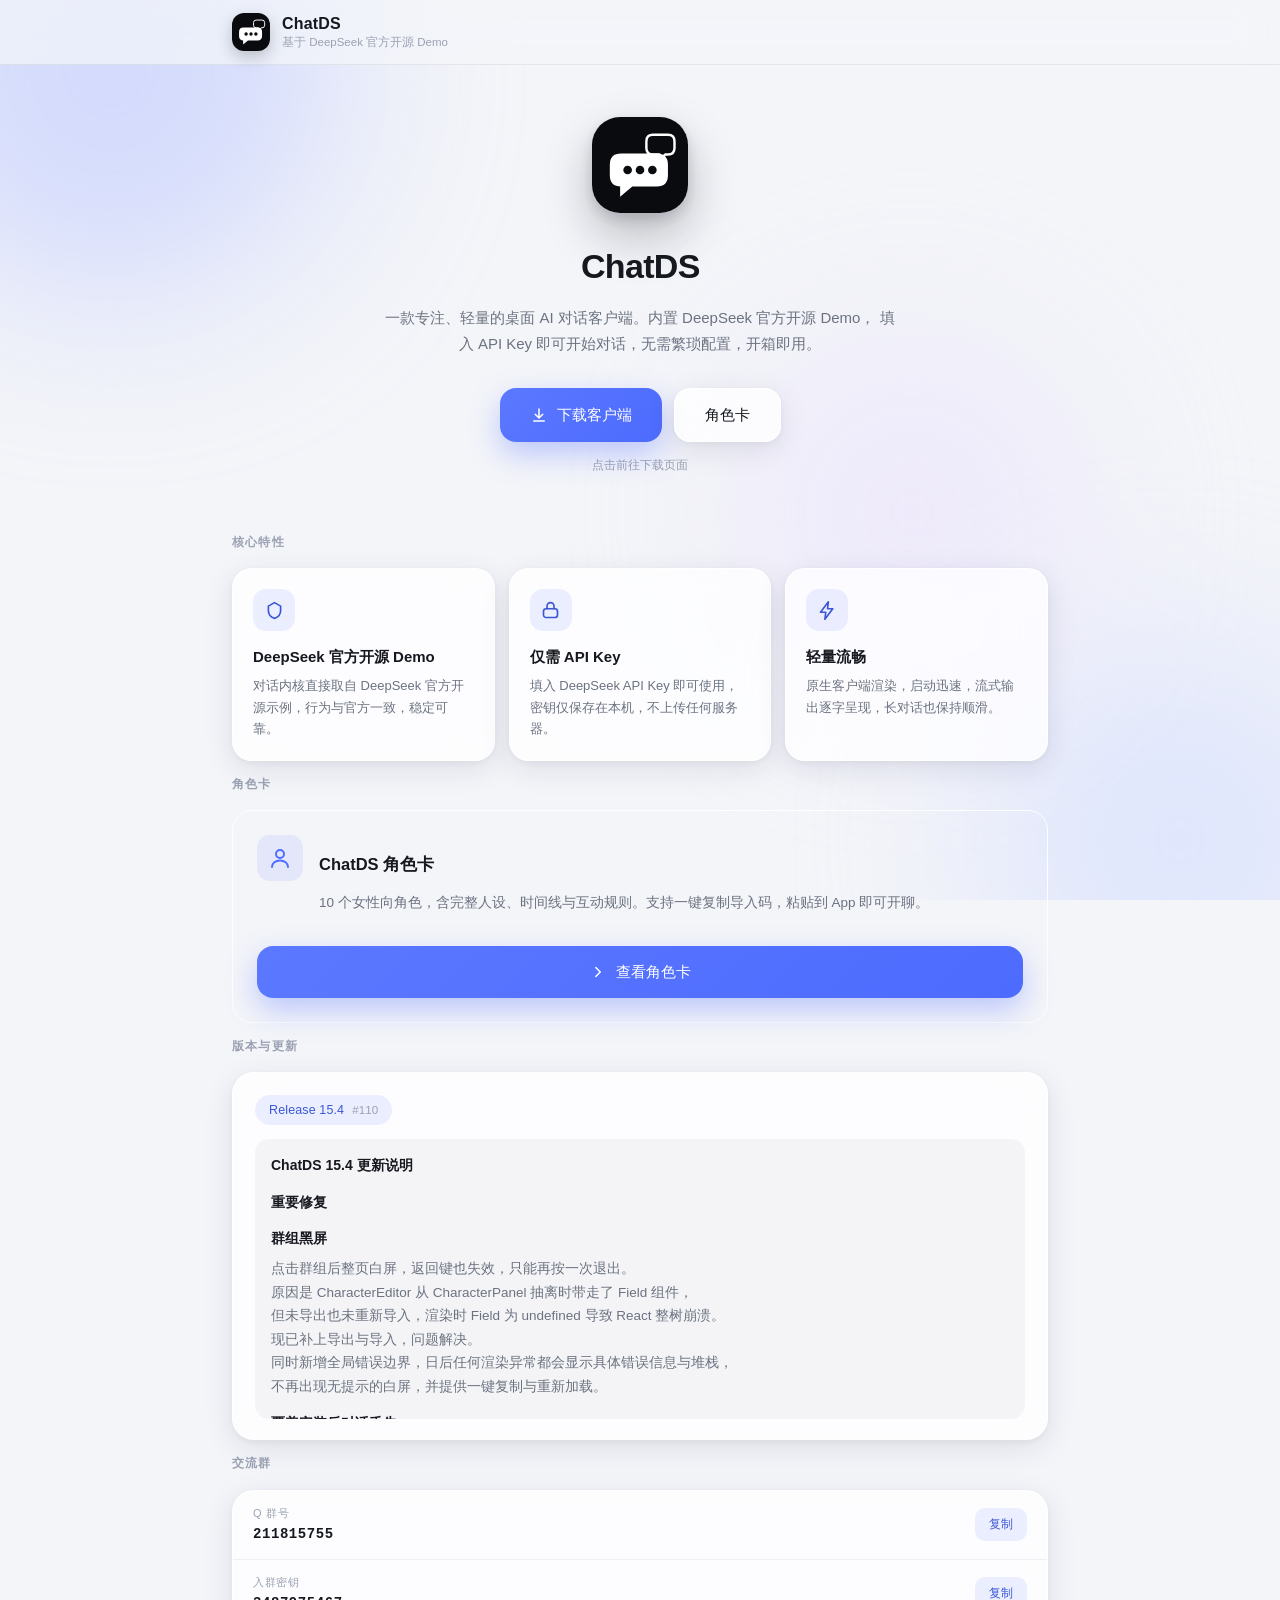
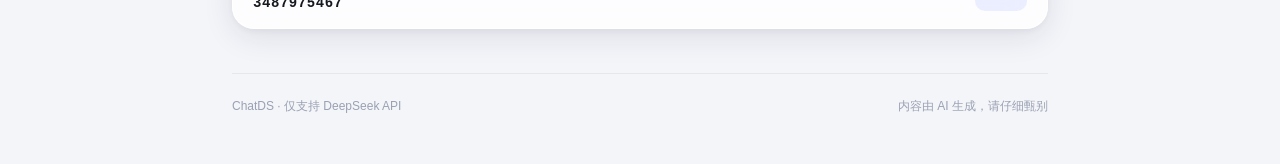
<file: index.html>
<!DOCTYPE html>
<html lang="zh-CN">
<head>
<meta charset="utf-8">
<meta name="viewport" content="width=device-width,initial-scale=1,viewport-fit=cover,maximum-scale=1">
<meta name="theme-color" content="#F4F5F9" media="(prefers-color-scheme: light)">
<meta name="theme-color" content="#0C0E13" media="(prefers-color-scheme: dark)">
<title>ChatDS · 智能对话客户端</title>
<link rel="icon" href="data:image/svg+xml,%3Csvg xmlns='http://www.w3.org/2000/svg' viewBox='0 0 1024 1024'%3E%3Crect width='1024' height='1024' rx='220' fill='%23000'/%3E%3Cpath d='M310 390H690Q810 390 810 510V620Q810 740 690 740H430L300 850V740H310Q190 740 190 620V510Q190 390 310 390Z' fill='%23fff'/%3E%3C/svg%3E">
<style>
*,*::before,*::after{box-sizing:border-box;}

/* ================= 变量：浅色（默认） ================= */
:root{
  --primary:#4D6BFE;
  --primary-2:#5B78FF;
  --primary-600:#3B57D6;

  --bg:#F4F5F9;
  --nav-bg:rgba(244,245,249,.72);

  --text:#16181F;
  --text-2:#6B7280;
  --text-3:#9AA1B2;

  --line:rgba(17,24,39,.07);
  --border-card:rgba(255,255,255,.9);
  --border-soft:rgba(17,24,39,.06);
  --border-row:rgba(17,24,39,.055);

  --surface:rgba(255,255,255,.78);
  --surface-solid:#ffffff;
  --surface-sunken:rgba(17,24,39,.035);

  --tint:rgba(77,107,254,.1);
  --tint-strong:rgba(77,107,254,.18);
  --quote-bg:rgba(77,107,254,.07);
  --quote-text:#4A5060;
  --code-bg:rgba(77,107,254,.09);
  --code-text:var(--primary-600);

  --shadow-md:0 8px 30px rgba(23,32,68,.10),0 2px 8px rgba(16,24,40,.05);
  --shadow-lg:0 20px 60px rgba(23,32,68,.16),0 4px 14px rgba(16,24,40,.06);

  --ease:cubic-bezier(.32,.72,0,1);
  --mono:ui-monospace,SFMono-Regular,"SF Mono",Menlo,Consolas,monospace;
}

/* ================= 变量：深色 ================= */
@media (prefers-color-scheme: dark){
  :root{
    --primary:#7A90FF;
    --primary-2:#8CA1FF;
    --primary-600:#A6B6FF;

    --bg:#0C0E13;
    --nav-bg:rgba(12,14,19,.72);

    --text:#E9EBF2;
    --text-2:#9BA3B5;
    --text-3:#6B7385;

    --line:rgba(255,255,255,.08);
    --border-card:rgba(255,255,255,.07);
    --border-soft:rgba(255,255,255,.07);
    --border-row:rgba(255,255,255,.06);

    --surface:rgba(27,31,41,.66);
    --surface-solid:#1B1F29;
    --surface-sunken:rgba(255,255,255,.04);

    --tint:rgba(122,144,255,.14);
    --tint-strong:rgba(122,144,255,.24);
    --quote-bg:rgba(122,144,255,.1);
    --quote-text:#C3CADB;
    --code-bg:rgba(122,144,255,.14);
    --code-text:#B6C3FF;

    --shadow-md:0 8px 30px rgba(0,0,0,.4),0 2px 8px rgba(0,0,0,.24);
    --shadow-lg:0 20px 60px rgba(0,0,0,.55),0 4px 14px rgba(0,0,0,.3);
  }
}

/* ================= 基础 ================= */
html{height:100%;}
body{
  margin:0;
  min-height:100%;
  font-family:-apple-system,BlinkMacSystemFont,"Segoe UI","PingFang SC","Hiragino Sans GB","Microsoft YaHei","Helvetica Neue",Arial,sans-serif;
  color:var(--text);
  background:var(--bg);
  -webkit-font-smoothing:antialiased;
  -moz-osx-font-smoothing:grayscale;
  -webkit-tap-highlight-color:transparent;
  line-height:1.6;
  transition:background-color .35s var(--ease),color .35s var(--ease);
}
button{font:inherit;color:inherit;background:none;border:none;padding:0;cursor:pointer;}
a{color:var(--primary);text-decoration:none;}
::-webkit-scrollbar{width:8px;height:8px;}
::-webkit-scrollbar-track{background:transparent;}
::-webkit-scrollbar-thumb{background:rgba(120,128,150,.28);border-radius:8px;}
::-webkit-scrollbar-thumb:hover{background:rgba(120,128,150,.45);}

/* ================= 环境光 ================= */
.ambient{position:fixed;inset:0;z-index:0;overflow:hidden;pointer-events:none;}
.ambient span{position:absolute;display:block;border-radius:50%;filter:blur(90px);transition:background .5s var(--ease);}
.ambient span:nth-child(1){width:460px;height:460px;background:#B9C6FF;top:-160px;left:-120px;opacity:.55;}
.ambient span:nth-child(2){width:400px;height:400px;background:#CFDAFF;bottom:-140px;right:-100px;opacity:.55;}
.ambient span:nth-child(3){width:340px;height:340px;background:#E4DAFF;top:38%;left:58%;opacity:.42;}

@media (prefers-color-scheme: dark){
  .ambient span:nth-child(1){background:#1B2A5E;opacity:.5;}
  .ambient span:nth-child(2){background:#16204A;opacity:.45;}
  .ambient span:nth-child(3){background:#2A1E4E;opacity:.35;}
}

/* ================= 顶栏：全宽铺满 ================= */
.nav{
  position:sticky;
  top:0;
  z-index:20;
  width:100%;
  padding-top:env(safe-area-inset-top,0px);
  background:var(--nav-bg);
  -webkit-backdrop-filter:blur(22px) saturate(180%);
  backdrop-filter:blur(22px) saturate(180%);
  border-bottom:1px solid var(--line);
  transition:background .35s var(--ease),border-color .35s var(--ease);
}
.nav-inner{
  max-width:860px;
  margin:0 auto;
  padding:13px 22px;
  display:flex;
  align-items:center;
  gap:12px;
}
.nav-logo{
  width:38px;height:38px;border-radius:12px;overflow:hidden;flex:0 0 38px;
  box-shadow:0 6px 16px rgba(10,12,20,.22);
}
.nav-logo svg{width:100%;height:100%;display:block;}
.nav-name{font-size:16px;font-weight:650;letter-spacing:.01em;line-height:1.3;}
.nav-sub{font-size:11.5px;color:var(--text-3);margin-top:1px;line-height:1.3;}

/* ================= 容器 ================= */
.wrap{
  position:relative;
  z-index:1;
  max-width:860px;
  margin:0 auto;
  padding:0 22px calc(48px + env(safe-area-inset-bottom,0px));
}

/* ================= Hero ================= */
.hero{
  display:flex;flex-direction:column;align-items:center;text-align:center;
  padding:52px 0 44px;
}
.hero-logo{
  width:96px;height:96px;border-radius:28px;overflow:hidden;
  box-shadow:0 22px 48px rgba(14,18,32,.26),0 6px 14px rgba(14,18,32,.14);
  margin-bottom:26px;
  animation:heroIn .7s var(--ease) both;
}
.hero-logo svg{width:100%;height:100%;display:block;}
@keyframes heroIn{from{opacity:0;transform:translateY(16px) scale(.94);}to{opacity:1;transform:none;}}
.hero-title{
  font-size:34px;font-weight:700;letter-spacing:-.02em;margin:0 0 12px;
  animation:heroIn .7s .05s var(--ease) both;
}
.hero-desc{
  font-size:15px;color:var(--text-2);line-height:1.75;max-width:520px;margin:0 0 30px;
  animation:heroIn .7s .1s var(--ease) both;
}
.hero-actions{
  display:flex;gap:12px;flex-wrap:wrap;justify-content:center;
  animation:heroIn .7s .15s var(--ease) both;
}

/* ================= 按钮 ================= */
.btn{
  display:inline-flex;align-items:center;justify-content:center;gap:9px;
  border-radius:16px;padding:14px 30px;font-size:15px;font-weight:500;
  transition:transform .2s var(--ease),box-shadow .2s,background .2s,color .2s;
}
.btn:active{transform:scale(.97);}
.btn.primary{
  color:#fff;
  background:linear-gradient(135deg,var(--primary-2),var(--primary));
  box-shadow:0 12px 30px rgba(77,107,254,.34);
}
.btn.primary:hover{box-shadow:0 16px 38px rgba(77,107,254,.44);transform:translateY(-1px);}
.btn.ghost{
  color:var(--text);
  background:var(--surface);
  border:1px solid var(--border-card);
  box-shadow:var(--shadow-md);
  -webkit-backdrop-filter:blur(14px);backdrop-filter:blur(14px);
}
.btn.ghost:hover{color:var(--primary);box-shadow:var(--shadow-lg);}
.btn.ghost:active{transform:scale(.97);}
.btn svg{width:18px;height:18px;}
.btn.disabled{
  background:var(--surface-sunken);
  color:var(--text-3);
  box-shadow:none;
  border:1px solid transparent;
  pointer-events:none;
}
.dl-note{
  font-size:12px;color:var(--text-3);margin-top:14px;text-align:center;min-height:18px;
  transition:color .3s var(--ease);
}

/* ================= 区块 ================= */
.section{margin-top:14px;}
.section-label{
  font-size:12px;font-weight:600;color:var(--text-3);
  letter-spacing:.1em;text-transform:uppercase;margin:0 0 16px;
}

/* ================= 特性 ================= */
.features{
  display:grid;grid-template-columns:repeat(auto-fit,minmax(220px,1fr));gap:14px;
}
.feature{
  background:var(--surface);
  -webkit-backdrop-filter:blur(20px) saturate(180%);
  backdrop-filter:blur(20px) saturate(180%);
  border:1px solid var(--border-card);
  border-radius:20px;
  padding:20px;
  box-shadow:var(--shadow-md);
  transition:transform .22s var(--ease),box-shadow .22s,background .35s var(--ease),border-color .35s var(--ease);
}
.feature:hover{transform:translateY(-2px);box-shadow:var(--shadow-lg);}
.feature-icon{
  width:42px;height:42px;border-radius:13px;
  display:grid;place-items:center;
  background:var(--tint);
  color:var(--primary-600);
  margin-bottom:14px;
  transition:background .35s var(--ease),color .35s var(--ease);
}
.feature-icon svg{width:21px;height:21px;}
.feature h3{font-size:15px;font-weight:600;margin:0 0 6px;}
.feature p{font-size:13px;color:var(--text-2);line-height:1.65;margin:0;}

/* ================= 版本卡片 ================= */
.ver-card{
  background:var(--surface);
  -webkit-backdrop-filter:blur(20px) saturate(180%);
  backdrop-filter:blur(20px) saturate(180%);
  border:1px solid var(--border-card);
  border-radius:22px;
  padding:22px 22px 20px;
  box-shadow:var(--shadow-md);
  transition:background .35s var(--ease),border-color .35s var(--ease);
}
.ver-head{
  display:flex;align-items:center;justify-content:space-between;
  gap:12px;margin-bottom:14px;flex-wrap:wrap;
}
.ver-badge{
  display:inline-flex;align-items:center;gap:8px;
  font-size:12.5px;color:var(--primary-600);
  background:var(--tint);
  padding:5px 14px;border-radius:999px;
  font-weight:500;letter-spacing:.01em;
  transition:background .35s var(--ease),color .35s var(--ease);
}
.ver-code{color:var(--text-3);font-weight:400;font-size:11.5px;}
.ver-log{
  background:var(--surface-sunken);
  border-radius:14px;
  padding:14px 16px;
  font-size:13.5px;line-height:1.75;
  color:var(--text-2);
  max-height:280px;overflow-y:auto;
  transition:background .35s var(--ease),color .35s var(--ease);
}
.ver-log .md{font-size:13.5px;line-height:1.75;}
.ver-log .md p{margin:0 0 10px;}
.ver-log .md p:last-child{margin-bottom:0;}
.ver-log .md .md-h{font-size:14px;font-weight:600;color:var(--text);margin:12px 0 6px;}
.ver-log .md .md-h:first-child{margin-top:0;}
.ver-log .md ul,.ver-log .md ol{margin:6px 0 10px;padding-left:22px;}
.ver-log .md li{margin:3px 0;}
.ver-log .md blockquote{
  margin:0 0 10px;padding:9px 13px;font-size:13px;
  background:var(--quote-bg);
  border-left:3px solid var(--primary);
  border-radius:0 10px 10px 0;
  color:var(--quote-text);
}
.ver-log .md blockquote:last-child{margin-bottom:0;}
.ver-log .md blockquote p:last-child{margin-bottom:0;}
.ver-log .md code{
  font-family:var(--mono);font-size:.88em;
  background:var(--code-bg);color:var(--code-text);
  padding:2px 6px;border-radius:6px;
}
.ver-log .md a{color:var(--primary);}
.ver-log .md hr{border:none;border-top:1px solid var(--line);margin:14px 0;}
.log-empty{
  color:var(--text-3);font-size:13px;text-align:center;
  padding:18px 0;line-height:1.6;
}

/* ================= 群信息 ================= */
.group-card{
  background:var(--surface);
  -webkit-backdrop-filter:blur(20px) saturate(180%);
  backdrop-filter:blur(20px) saturate(180%);
  border:1px solid var(--border-card);
  border-radius:22px;
  box-shadow:var(--shadow-md);
  overflow:hidden;
  transition:background .35s var(--ease),border-color .35s var(--ease);
}
.group-row{
  display:flex;align-items:center;gap:12px;
  padding:14px 20px;
  transition:border-color .35s var(--ease);
}
.group-row + .group-row{border-top:1px solid var(--border-row);}
.group-left{flex:1;min-width:0;}
.group-label{
  font-size:11px;font-weight:500;color:var(--text-3);
  letter-spacing:.06em;text-transform:uppercase;margin-bottom:3px;
}
.group-value{
  font-size:15px;font-weight:550;color:var(--text);
  letter-spacing:.03em;word-break:break-all;line-height:1.4;
}
.group-value.mono{font-family:var(--mono);font-size:14px;letter-spacing:.04em;}
.group-empty{
  color:var(--text-3);font-size:13.5px;font-weight:400;letter-spacing:0;
}
.copy-btn{
  flex:0 0 auto;
  font-size:12px;font-weight:500;color:var(--primary-600);
  background:var(--tint);
  padding:7px 14px;border-radius:10px;
  transition:background .18s,color .18s,transform .16s var(--ease);
}
.copy-btn:hover{background:var(--tint-strong);}
.copy-btn:active{transform:scale(.94);}
.copy-btn.done{background:rgba(16,185,129,.16);color:#0E9F6E;}

/* ================= 页脚 ================= */
.foot{
  margin-top:44px;padding-top:22px;
  border-top:1px solid var(--border-soft);
  font-size:12px;color:var(--text-3);
  display:flex;justify-content:space-between;gap:12px;flex-wrap:wrap;
  line-height:1.7;
  transition:border-color .35s var(--ease),color .35s var(--ease);
}

/* ================= Snackbar ================= */
#snackbar{
  position:fixed;left:50%;bottom:calc(30px + env(safe-area-inset-bottom,0px));
  transform:translate(-50%,16px);
  background:rgba(22,24,32,.93);
  color:#fff;font-size:13.5px;line-height:1.5;
  padding:11px 20px;border-radius:14px;
  -webkit-backdrop-filter:blur(14px);backdrop-filter:blur(14px);
  box-shadow:0 12px 34px rgba(10,14,24,.28);
  opacity:0;pointer-events:none;
  transition:opacity .26s var(--ease),transform .26s var(--ease);
  z-index:200;max-width:82vw;text-align:center;
}
#snackbar.show{opacity:1;transform:translate(-50%,0);}

/* ================= 响应式 ================= */
@media (max-width:640px){
  .nav-inner{padding:12px 16px;}
  .wrap{padding:0 16px calc(36px + env(safe-area-inset-bottom,0px));}
  .hero{padding:36px 0 32px;}
  .hero-title{font-size:27px;}
  .hero-logo{width:80px;height:80px;border-radius:24px;}
  .hero-desc{font-size:14px;}
  .hero-actions{width:100%;}
  .btn{padding:12px 22px;font-size:14px;}
  .btn.ghost{width:100%;}
  .btn.primary{width:100%;}
  .ver-card{padding:18px 16px;}
  .group-row{padding:13px 16px;}
}
@media (prefers-reduced-motion:reduce){
  *{animation-duration:.01ms !important;transition-duration:.01ms !important;}
}

/* ================= 角色卡 ================= */
.char-card{
  padding:24px;
  border-radius:20px;
  background:var(--card);
  border:1px solid var(--border-card);
  display:flex;
  flex-direction:column;
  gap:18px;
}
.char-head{display:flex;gap:16px;align-items:flex-start}
.char-icon{
  flex:none;width:46px;height:46px;border-radius:13px;
  display:flex;align-items:center;justify-content:center;
  background:rgba(77,107,254,.1);color:var(--primary);
}
.char-icon svg{width:24px;height:24px}
.char-title{font-size:16.5px;font-weight:700;margin-bottom:6px}
.char-desc{font-size:13.5px;line-height:1.75;color:var(--text-2)}
.char-btn{width:100%;justify-content:center}
@media(max-width:560px){
  .char-card{padding:20px}
  .char-head{gap:12px}
  .char-icon{width:40px;height:40px;border-radius:11px}
  .char-icon svg{width:20px;height:20px}
}
</style>
</head>
<body>

<div class="ambient"><span></span><span></span><span></span></div>

<!-- 顶栏：全宽毛玻璃 -->
<header class="nav">
  <div class="nav-inner">
    <div class="nav-logo">
      <svg viewBox="0 0 1024 1024" aria-hidden="true">
        <rect width="1024" height="1024" rx="220" fill="#0A0B0F"/>
        <path d="M650 190H810Q880 190 880 260V330Q880 400 810 400H780L720 460V400H650Q580 400 580 330V260Q580 190 650 190Z"
              fill="none" stroke="#fff" stroke-width="26" stroke-linejoin="round"/>
        <path d="M310 390H690Q810 390 810 510V620Q810 740 690 740H430L300 850V740H310Q190 740 190 620V510Q190 390 310 390Z" fill="#fff"/>
        <circle cx="380" cy="565" r="46" fill="#0A0B0F"/>
        <circle cx="512" cy="565" r="46" fill="#0A0B0F"/>
        <circle cx="644" cy="565" r="46" fill="#0A0B0F"/>
      </svg>
    </div>
    <div>
      <div class="nav-name">ChatDS</div>
      <div class="nav-sub">基于 DeepSeek 官方开源 Demo</div>
    </div>
  </div>
</header>

<div class="wrap">

  <!-- Hero -->
  <section class="hero">
    <div class="hero-logo">
      <svg viewBox="0 0 1024 1024" aria-hidden="true">
        <rect width="1024" height="1024" rx="220" fill="#0A0B0F"/>
        <path d="M650 190H810Q880 190 880 260V330Q880 400 810 400H780L720 460V400H650Q580 400 580 330V260Q580 190 650 190Z"
              fill="none" stroke="#fff" stroke-width="26" stroke-linejoin="round"/>
        <path d="M310 390H690Q810 390 810 510V620Q810 740 690 740H430L300 850V740H310Q190 740 190 620V510Q190 390 310 390Z" fill="#fff"/>
        <circle cx="380" cy="565" r="46" fill="#0A0B0F"/>
        <circle cx="512" cy="565" r="46" fill="#0A0B0F"/>
        <circle cx="644" cy="565" r="46" fill="#0A0B0F"/>
      </svg>
    </div>
    <h1 class="hero-title">ChatDS</h1>
    <p class="hero-desc">
      一款专注、轻量的桌面 AI 对话客户端。内置 DeepSeek 官方开源 Demo，
      填入 API Key 即可开始对话，无需繁琐配置，开箱即用。
    </p>
    <div class="hero-actions">
      <a class="btn primary disabled" id="downloadBtn" href="#" target="_blank" rel="noopener noreferrer">
        <svg viewBox="0 0 24 24" fill="none" stroke="currentColor" stroke-width="2" stroke-linecap="round" stroke-linejoin="round">
          <path d="M12 4v11M7 11l5 5 5-5M5 20h14"/>
        </svg>
        下载客户端
      </a>
      <a class="btn ghost" href="#characters">角色卡</a>
    </div>
    <div class="dl-note" id="dlNote">正在获取下载地址</div>
  </section>

  <!-- 特性 -->
  <section class="section" id="features">
    <p class="section-label">核心特性</p>
    <div class="features">
      <div class="feature">
        <div class="feature-icon">
          <svg viewBox="0 0 24 24" fill="none" stroke="currentColor" stroke-width="1.9" stroke-linecap="round" stroke-linejoin="round">
            <path d="M12 3l7 4v5c0 4.4-3 7.7-7 9-4-1.3-7-4.6-7-9V7l7-4z"/>
          </svg>
        </div>
        <h3>DeepSeek 官方开源 Demo</h3>
        <p>对话内核直接取自 DeepSeek 官方开源示例，行为与官方一致，稳定可靠。</p>
      </div>
      <div class="feature">
        <div class="feature-icon">
          <svg viewBox="0 0 24 24" fill="none" stroke="currentColor" stroke-width="1.9" stroke-linecap="round" stroke-linejoin="round">
            <rect x="4" y="10" width="16" height="10" rx="3"/>
            <path d="M8 10V7a4 4 0 0 1 8 0v3"/>
          </svg>
        </div>
        <h3>仅需 API Key</h3>
        <p>填入 DeepSeek API Key 即可使用，密钥仅保存在本机，不上传任何服务器。</p>
      </div>
      <div class="feature">
        <div class="feature-icon">
          <svg viewBox="0 0 24 24" fill="none" stroke="currentColor" stroke-width="1.9" stroke-linecap="round" stroke-linejoin="round">
            <path d="M13 2L4 14h6l-1 8 9-12h-6l1-8z"/>
          </svg>
        </div>
        <h3>轻量流畅</h3>
        <p>原生客户端渲染，启动迅速，流式输出逐字呈现，长对话也保持顺滑。</p>
      </div>
    </div>
  </section>

  <!-- 角色卡 -->
  <section class="section" id="characters">
    <p class="section-label">角色卡</p>
    <div class="char-card">
      <div class="char-head">
        <div class="char-icon">
          <svg viewBox="0 0 24 24" fill="none" stroke="currentColor" stroke-width="1.9" stroke-linecap="round" stroke-linejoin="round">
            <circle cx="12" cy="8" r="4"/>
            <path d="M4 21c0-4 3.6-6.5 8-6.5s8 2.5 8 6.5"/>
          </svg>
        </div>
        <div>
          <h3 class="char-title">ChatDS 角色卡</h3>
          <p class="char-desc">10 个女性向角色，含完整人设、时间线与互动规则。支持一键复制导入码，粘贴到 App 即可开聊。</p>
        </div>
      </div>
      <a class="btn primary char-btn" href="cards.html">
        <svg viewBox="0 0 24 24" fill="none" stroke="currentColor" stroke-width="2" stroke-linecap="round" stroke-linejoin="round">
          <path d="M9 18l6-6-6-6"/>
        </svg>
        查看角色卡
      </a>
    </div>
  </section>

  <!-- 版本 & 更新日志 -->
  <section class="section">
    <p class="section-label">版本与更新</p>
    <div class="ver-card">
      <div class="ver-head">
        <div class="ver-badge">
          <span id="verText">版本读取中</span>
          <span class="ver-code" id="verCode"></span>
        </div>
      </div>
      <div class="ver-log" id="updateLog">
        <div class="log-empty">正在获取更新信息</div>
      </div>
    </div>
  </section>

  <!-- 群信息 -->
  <section class="section">
    <p class="section-label">交流群</p>
    <div class="group-card" id="groupCard">
      <div class="group-row">
        <div class="group-left">
          <div class="group-label">群信息</div>
          <div class="group-value group-empty">正在获取 group.txt</div>
        </div>
      </div>
    </div>
  </section>

  <!-- 页脚 -->
  <footer class="foot">
    <span>ChatDS · 仅支持 DeepSeek API</span>
    <span>内容由 AI 生成，请仔细甄别</span>
  </footer>

</div>

<div id="snackbar"></div>

<script>
(function () {
  'use strict';

  var $ = function (s, r) { return (r || document).querySelector(s); };

  function escapeHtml(s) {
    return String(s == null ? '' : s).replace(/[&<>"']/g, function (c) {
      return { '&': '&amp;', '<': '&lt;', '>': '&gt;', '"': '&quot;', "'": '&#39;' }[c];
    });
  }

  var snackTimer = null;
  function toast(msg) {
    var el = $('#snackbar');
    el.textContent = msg;
    el.classList.add('show');
    clearTimeout(snackTimer);
    snackTimer = setTimeout(function () { el.classList.remove('show'); }, 2200);
  }

  function copyText(text) {
    var t = String(text == null ? '' : text);
    if (navigator.clipboard && navigator.clipboard.writeText) {
      navigator.clipboard.writeText(t).then(function () { toast('已复制'); })
        .catch(function () { fallbackCopy(t); });
    } else {
      fallbackCopy(t);
    }
  }
  function fallbackCopy(t) {
    try {
      var ta = document.createElement('textarea');
      ta.value = t;
      ta.style.cssText = 'position:fixed;top:-1000px;left:-1000px;opacity:0;';
      document.body.appendChild(ta);
      ta.select();
      document.execCommand('copy');
      document.body.removeChild(ta);
      toast('已复制');
    } catch (e) { toast('复制失败，请手动选择'); }
  }

  /* ---------------- Markdown（轻量） ---------------- */
  function renderMarkdown(src) {
    var text = String(src == null ? '' : src);
    if (!text) return '';
    if (((text.match(/```/g) || []).length % 2) === 1) text += '\n```';

    var blocks = [];
    text = text.replace(/```([^\n`]*)\n?([\s\S]*?)```/g, function (m, lang, code) {
      blocks.push({ lang: (lang || '').trim(), code: code.replace(/\n$/, '') });
      return '\u0000' + (blocks.length - 1) + '\u0000';
    });

    function inline(t) {
      return escapeHtml(t)
        .replace(/`([^`\n]+)`/g, '<code>$1</code>')
        .replace(/\*\*([^*\n]+)\*\*/g, '<strong>$1</strong>')
        .replace(/__([^_\n]+)__/g, '<strong>$1</strong>')
        .replace(/(^|[^*\w])\*([^*\n]+)\*/g, '$1<em>$2</em>')
        .replace(/\[([^\]]+)\]\(([^)\s]+)\)/g, '<a href="$2" target="_blank" rel="noopener noreferrer">$1</a>');
    }

    var lines = text.split('\n');
    var out = [];
    var i = 0;
    var listType = null;

    function closeList() { if (listType) { out.push('</' + listType + '>'); listType = null; } }

    while (i < lines.length) {
      var line = lines[i].replace(/\s+$/, '');

      var ph = line.match(/^\u0000(\d+)\u0000$/);
      if (ph) {
        closeList();
        var b = blocks[+ph[1]] || { lang: '', code: '' };
        out.push('<pre><code>' + escapeHtml(b.code) + '</code></pre>');
        i++; continue;
      }

      if (!line.trim()) { closeList(); i++; continue; }

      if (/^>\s?/.test(line)) {
        closeList();
        var quote = [];
        while (i < lines.length && /^>\s?/.test(lines[i])) {
          quote.push(lines[i].replace(/^>\s?/, ''));
          i++;
        }
        out.push('<blockquote>' + renderMarkdown(quote.join('\n')) + '</blockquote>');
        continue;
      }

      var h = line.match(/^(#{1,6})\s+(.*)$/);
      if (h) {
        closeList();
        out.push('<p class="md-h">' + inline(h[2]) + '</p>');
        i++; continue;
      }

      if (/^(-{3,}|\*{3,}|_{3,})$/.test(line.trim())) {
        closeList(); out.push('<hr>'); i++; continue;
      }

      var ul = line.match(/^\s*[-*+]\s+(.*)$/);
      var ol = line.match(/^\s*\d+[.)]\s+(.*)$/);
      if (ul || ol) {
        var want = ul ? 'ul' : 'ol';
        if (listType !== want) { closeList(); out.push('<' + want + '>'); listType = want; }
        out.push('<li>' + inline((ul || ol)[1]) + '</li>');
        i++; continue;
      }

      closeList();
      var para = [line];
      i++;
      while (i < lines.length) {
        var l = lines[i];
        if (!l.trim()) break;
        if (/^\u0000\d+\u0000$/.test(l.trim())) break;
        if (/^>\s?/.test(l)) break;
        if (/^#{1,6}\s+/.test(l)) break;
        if (/^\s*[-*+]\s+/.test(l) || /^\s*\d+[.)]\s+/.test(l)) break;
        if (/^(-{3,}|\*{3,}|_{3,})$/.test(l.trim())) break;
        para.push(l.replace(/\s+$/, ''));
        i++;
      }
      out.push('<p>' + inline(para.join('\n')).replace(/\n/g, '<br>') + '</p>');
    }
    closeList();
    return out.join('');
  }

  /* ---------------- version.txt 解析 ---------------- */
  function parseVersionTxt(txt) {
    var res = { version: '', code: '', logMd: false, dlLink: '', updateLog: '' };
    var lines = String(txt || '').replace(/\r\n?/g, '\n').split('\n');
    var i = 0;

    while (i < lines.length) {
      var line = lines[i];

      if (/^\s*version\s*:\s*code\s*:/i.test(line)) {
        res.code = line.replace(/^\s*version\s*:\s*code\s*:/i, '').trim();
        i++; continue;
      }
      if (/^\s*version\s*:/i.test(line)) {
        res.version = line.replace(/^\s*version\s*:/i, '').trim();
        i++; continue;
      }
      if (/^\s*log_md\s*:/i.test(line)) {
        res.logMd = /true/i.test(line.replace(/^\s*log_md\s*:/i, ''));
        i++; continue;
      }
      if (/^\s*dl_link\s*:/i.test(line)) {
        res.dlLink = line.replace(/^\s*dl_link\s*:/i, '').trim();
        i++; continue;
      }
      if (/^\s*update_log\s*:/i.test(line)) {
        var rest = line.replace(/^\s*update_log\s*:/i, '').trim();
        if (rest.charAt(0) === '"') {
          var buf = [rest.slice(1)];
          i++;
          while (i < lines.length) {
            var cur = lines[i];
            if (/"\s*$/.test(cur)) { buf.push(cur.replace(/"\s*$/, '')); i++; break; }
            buf.push(cur); i++;
          }
          res.updateLog = buf.join('\n');
        } else {
          res.updateLog = rest;
          i++;
        }
        continue;
      }
      i++;
    }
    return res;
  }

  /* ---------------- group.txt 解析 ---------------- */
  function parseGroupTxt(txt) {
    var res = { numbers: [], password: '' };
    String(txt || '').replace(/\r\n?/g, '\n').split('\n').forEach(function (line) {
      var m = line.match(/^\s*number\s*[:：]\s*(.+)$/i);
      if (m) {
        res.numbers = m[1].split(/[\/,，、;；|\s]+/)
          .map(function (s) { return s.trim(); })
          .filter(Boolean);
        return;
      }
      var p = line.match(/^\s*(?:password|passwd|pwd|key|secret)\s*[:：]\s*(.+)$/i);
      if (p) res.password = p[1].trim();
    });
    return res;
  }

  function fetchText(path) {
    return fetch(path, { cache: 'no-store' }).then(function (r) {
      if (!r.ok) throw new Error('HTTP ' + r.status);
      return r.text();
    });
  }

  /* ---------------- 渲染版本 ---------------- */
  function renderVersion(v) {
    var verText = $('#verText');
    var verCode = $('#verCode');
    var logBox = $('#updateLog');
    var dlBtn = $('#downloadBtn');
    var dlNote = $('#dlNote');

    if (!v) {
      verText.textContent = '版本未知';
      verCode.textContent = '';
      logBox.innerHTML = '<div class="log-empty">未找到 version.txt</div>';
      dlBtn.classList.add('disabled');
      dlBtn.setAttribute('href', '#');
      dlNote.textContent = '暂无下载地址';
      return;
    }

    verText.textContent = v.version || '未标注版本';
    verCode.textContent = v.code ? ('#' + v.code) : '';

    if (v.updateLog && v.updateLog.trim()) {
      logBox.innerHTML = v.logMd
        ? '<div class="md">' + renderMarkdown(v.updateLog) + '</div>'
        : '<div class="md"><p>' + escapeHtml(v.updateLog).replace(/\n/g, '<br>') + '</p></div>';
    } else {
      logBox.innerHTML = '<div class="log-empty">暂无更新说明</div>';
    }

    if (v.dlLink && v.dlLink.trim()) {
      var link = v.dlLink.trim();
      if (!/^https?:\/\//i.test(link) && !/^\/\//.test(link)) link = 'https://' + link;
      dlBtn.href = link;
      dlBtn.classList.remove('disabled');
      dlNote.textContent = '点击前往下载页面';
    } else {
      dlBtn.classList.add('disabled');
      dlBtn.setAttribute('href', '#');
      dlNote.textContent = '暂无下载地址';
    }
  }

  /* ---------------- 渲染群信息 ---------------- */
  function renderGroup(g) {
    var card = $('#groupCard');
    if (!g || (!g.numbers.length && !g.password)) {
      card.innerHTML =
        '<div class="group-row">' +
          '<div class="group-left">' +
            '<div class="group-label">群信息</div>' +
            '<div class="group-value group-empty">未找到 group.txt 或内容为空</div>' +
          '</div>' +
        '</div>';
      return;
    }

    var html = '';
    g.numbers.forEach(function (num, idx) {
      var label = g.numbers.length > 1 ? ('Q 群 ' + (idx + 1)) : 'Q 群号';
      html +=
        '<div class="group-row">' +
          '<div class="group-left">' +
            '<div class="group-label">' + escapeHtml(label) + '</div>' +
            '<div class="group-value mono">' + escapeHtml(num) + '</div>' +
          '</div>' +
          '<button class="copy-btn" type="button" data-copy="' + escapeHtml(num) + '">复制</button>' +
        '</div>';
    });

    if (g.password) {
      html +=
        '<div class="group-row">' +
          '<div class="group-left">' +
            '<div class="group-label">入群密钥</div>' +
            '<div class="group-value mono">' + escapeHtml(g.password) + '</div>' +
          '</div>' +
          '<button class="copy-btn" type="button" data-copy="' + escapeHtml(g.password) + '">复制</button>' +
        '</div>';
    }
    card.innerHTML = html;
  }

  /* ---------------- 复制事件 ---------------- */
  document.addEventListener('click', function (e) {
    var copyBtn = e.target.closest('.copy-btn');
    if (copyBtn) {
      copyText(copyBtn.getAttribute('data-copy') || '');
      copyBtn.classList.add('done');
      var old = copyBtn.textContent;
      copyBtn.textContent = '已复制';
      setTimeout(function () {
        copyBtn.classList.remove('done');
        copyBtn.textContent = old === '已复制' ? '复制' : old;
      }, 1400);
    }
  });

  /* ---------------- 初始化 ---------------- */
  function init() {
    fetchText('version.txt')
      .then(function (t) { renderVersion(parseVersionTxt(t)); })
      .catch(function () { renderVersion(null); });

    fetchText('group.txt')
      .then(function (t) { renderGroup(parseGroupTxt(t)); })
      .catch(function () { renderGroup(null); });
  }

  if (document.readyState === 'loading') {
    document.addEventListener('DOMContentLoaded', init);
  } else {
    init();
  }
})();
</script>
</body>
</html>
</file>
